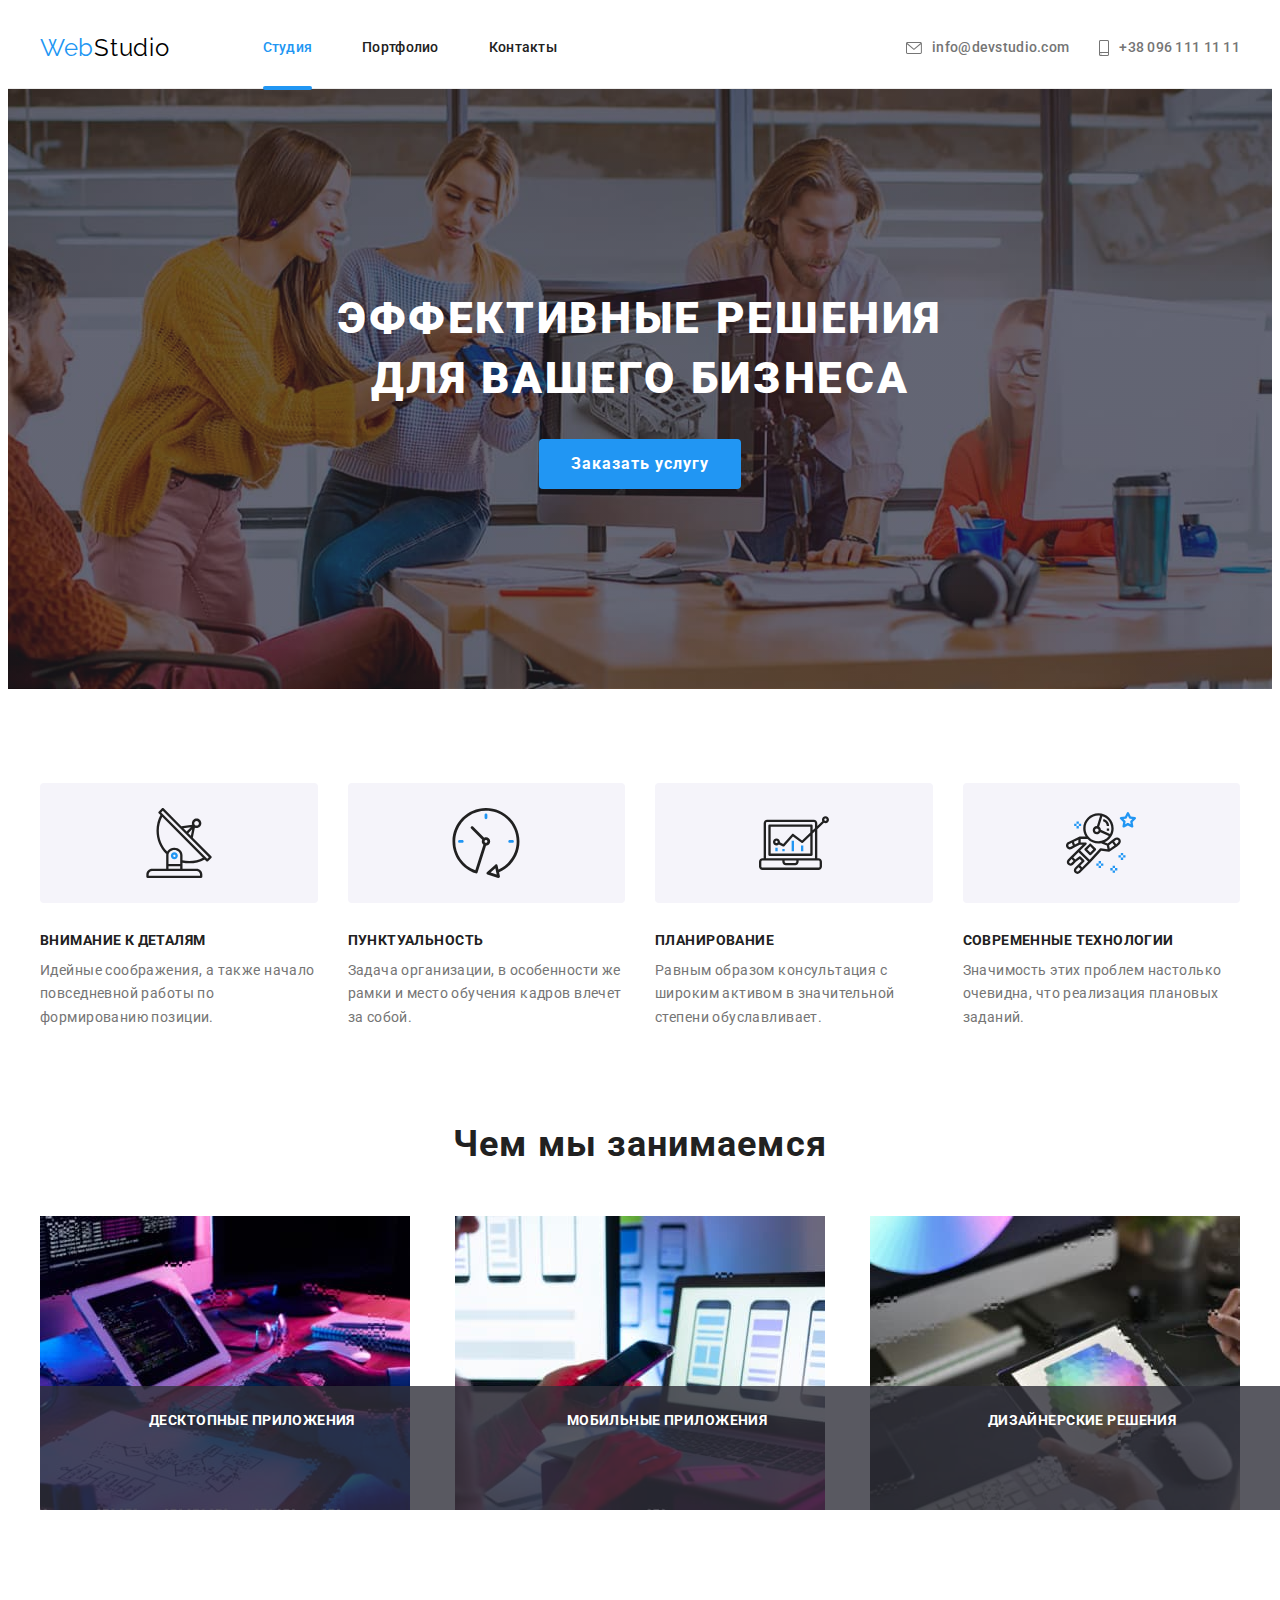
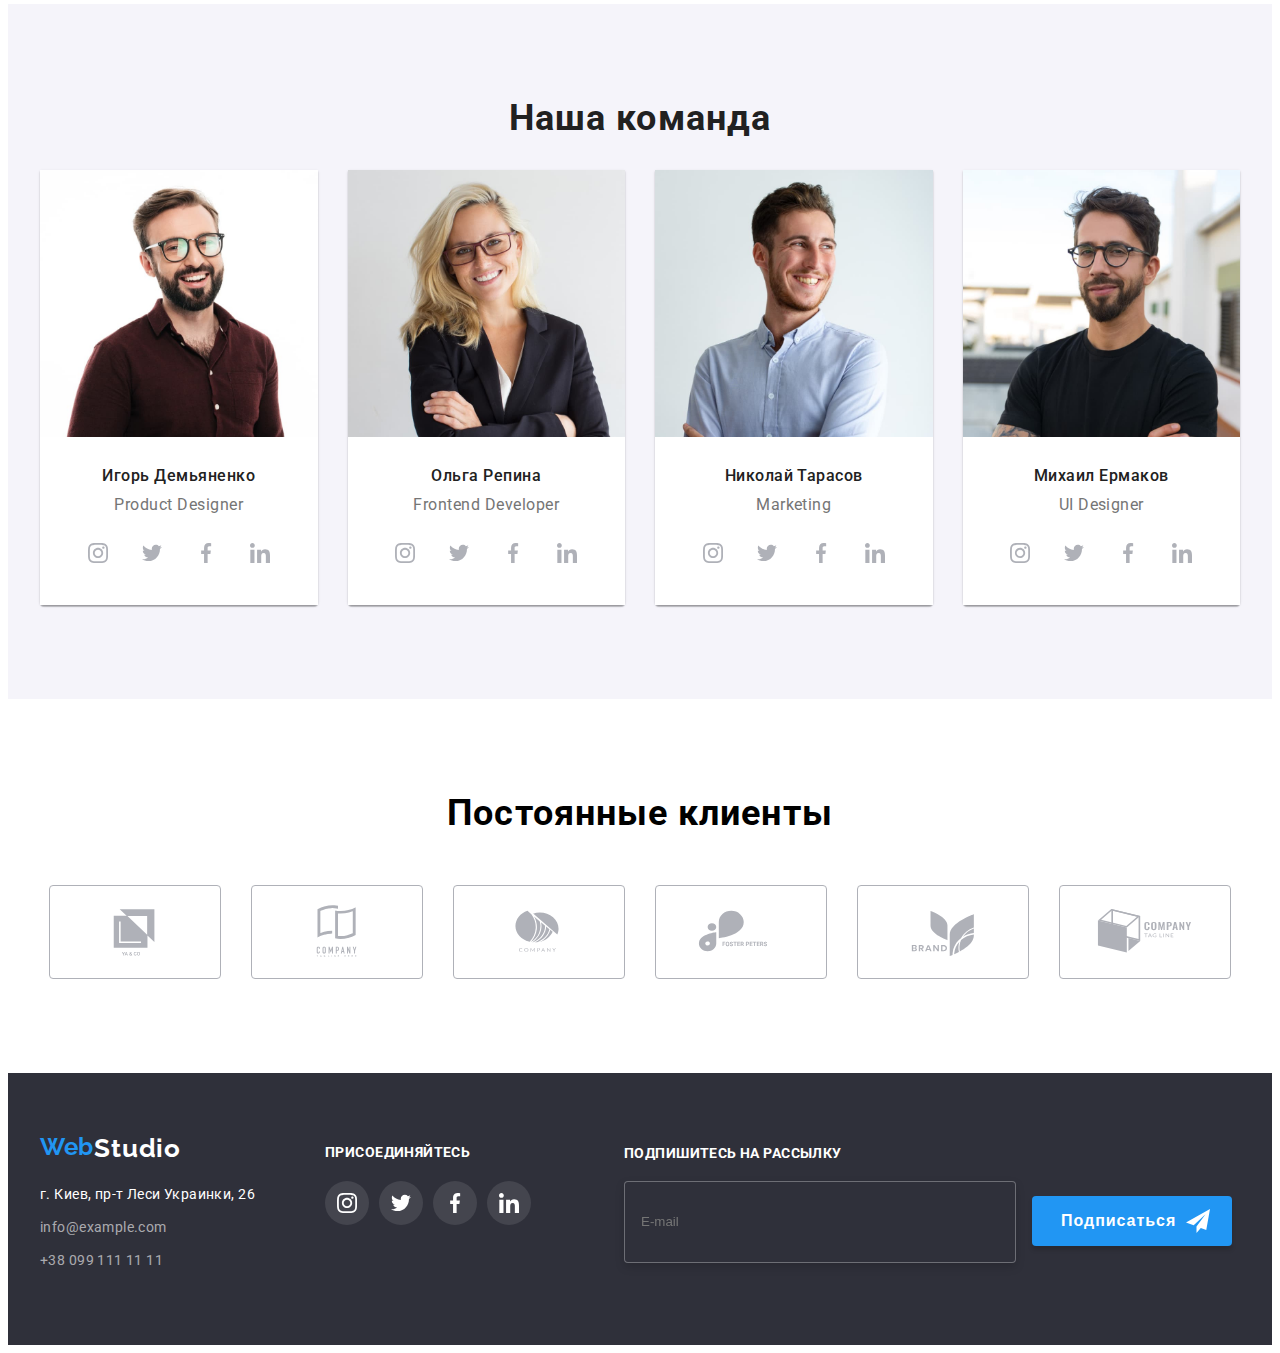
<file: index.html>
<!DOCTYPE html>
<html lang="ru">
  <head>
    <meta charset="UTF-8" />
    <meta http-equiv="X-UA-Compatible" content="IE=edge" />
    <meta name="viewport" content="width=device-width, initial-scale=1.0" />
    <link
      href="https://fonts.googleapis.com/css2?family=Raleway:wght@700&family=Roboto:wght@400;500;700;900&display=swap"
      rel="stylesheet"
    />
    <link
      rel="stylesheet"
      href="https://cdnjs.cloudflare.com/ajax/libs/modern-normalize/1.1.0/modern-normalize.min.css"
      integrity="sha512-wpPYUAdjBVSE4KJnH1VR1HeZfpl1ub8YT/NKx4PuQ5NmX2tKuGu6U/JRp5y+Y8XG2tV+wKQpNHVUX03MfMFn9Q=="
      crossorigin="anonymous"
      referrerpolicy="no-referrer"
    />

    <!-- <link rel="stylesheet" href="css/styles.css" /> -->
    <link rel="stylesheet" href="css/main.min.css" />
    <title>WebStudio</title>
  </head>

  <body>
    <header class="header">
      <div class="container">
        <div class="navig">
          <nav class="nav">
            <a class="logo" href="./index.html"
              ><span class="accent-logo">Web</span>Studio</a
            >
            <ul class="navig-list">
              <li class="navig-list__nav-li">
                <a class="navig-list__nav-link active" href="./index.html"
                  >Студия</a
                >
              </li>
              <li class="navig-list__nav-li">
                <a class="navig-list__nav-link" href="./portfolio.html"
                  >Портфолио</a
                >
              </li>
              <li class="navig-list__nav-li">
                <a class="navig-list__nav-link" href="#adrs">Контакты</a>
              </li>
            </ul>
          </nav>
          <div class="header-contact">
            <a class="navig-list__header-link" href="mailto:info@devstudio.com">
              <svg class="mail" width="16px" height="12px">
                <use href="./img/symbol-defs.svg#mail"></use>
              </svg>
              info@devstudio.com</a
            >
            <a class="navig-list__header-link" href="tel:+380961111111">
              <svg class="phone" width="10px" height="16px">
                <use href="./img/symbol-defs.svg#phone"></use>
              </svg>
              +38 096 111 11 11</a
            >
          </div>
          <button type="button" class="menu-btn-open" data-menu-open>
            <svg class="menu-icon-open" width="40" height="40">
              <use href="./img/symbol-defs.svg#menu-open"></use>
            </svg>
          </button>
          <div class="mob-menu is-hidden" data-menu>
            <div class="container">
              <button type="button" class="menu-btn-close" data-menu-close>
                <svg class="menu-icon-close" width="40" height="40">
                  <use href="./img/symbol-defs.svg#menu-close"></use>
                </svg>
              </button>
              <nav class="mob-menu-nav">
                <ul class="mob-menu-navig-list">
                  <li class="mob-menu-nav-li">
                    <a class="mob-menu-nav-link curr" href="./index.html">Студия</a>
                  </li>
                  <li class="mob-menu-nav-li">
                    <a class="mob-menu-nav-link" href="./portfolio.html"
                      >Портфолио</a
                    >
                  </li>
                  <li class="mob-menu-nav-li">
                    <a class="mob-menu-nav-link" href="#adrs">Контакты</a>
                  </li>
                </ul>
              </nav>
              <div class="for-down">
                <div class="mob-soc">
                  <a class="mob-menu-header-link-number" href="tel:+380961111111">
                    <!-- <svg class="phone" width="10px" height="16px">
                  <use href="./img/symbol-defs.svg#phone"></use>
                </svg> -->
                    +38 096 111 11 11</a
                  >
                  <a
                    class="mob-menu-header-link"
                    href="mailto:info@devstudio.com"
                  >
                    <!-- <svg class="mail" width="16px" height="12px">
                  <use href="./img/symbol-defs.svg#mail"></use>
                </svg> -->
                    info@devstudio.com</a
                  >
                </div>
                <ul class="mob-soc-list">
                  <li class="mob-soc-item">
                    <a class="mob-soc-link" href="#">Instagram</a>
                  </li>
                  <li class="mob-soc-item">
                    <a class="mob-soc-link" href="#">Twitter</a>
                  </li>
                  <li class="mob-soc-item">
                    <a class="mob-soc-link" href="#">Facebook</a>
                  </li>
                  <li class="mob-soc-item">
                    <a class="mob-soc-link lkd" href="#">LinkedIn</a>
                  </li>
                </ul>
              </div>
            </div>
          </div>
        </div>
      </div>
    </header>
    <main class="main">
      <section class="hero section">
        <div class="container">
          <h1 class="hero__text">Эффективные решения для вашего бизнеса</h1>
          <button class="hero__button" type="button" data-modal-open>
            Заказать услугу
          </button>
        </div>
      </section>
      <section class="peculiarities section">
        <div class="container">
          <div class="pec-content">
            <h2 class="visually-hidden">
              Особенности нашей компании(заголовок не виден)
            </h2>
            <ul class="peculiarities__list">
              <li class="peculiarities__item">
                <div class="peculiarities__pic">
                  <svg class="antenna" width="70px" height="70px">
                    <use href="./img/symbol-defs.svg#antenna"></use>
                  </svg>
                </div>
                <h3 class="peculiarities__subtitle">Внимание к деталям</h3>
                <p class="peculiarities__text">
                  Идейные соображения, а также начало повседневной работы по
                  формированию позиции.
                </p>
              </li>
              <li class="peculiarities__item">
                <div class="peculiarities__pic">
                  <svg class="clock" width="70px" height="70px">
                    <use href="./img/symbol-defs.svg#clock"></use>
                  </svg>
                </div>
                <h3 class="peculiarities__subtitle">Пунктуальность</h3>
                <p class="peculiarities__text">
                  Задача организации, в особенности же рамки и место обучения
                  кадров влечет за собой.
                </p>
              </li>
              <li class="peculiarities__item">
                <div class="peculiarities__pic">
                  <svg class="diagram" width="70px" height="70px">
                    <use href="./img/symbol-defs.svg#diagram"></use>
                  </svg>
                </div>
                <h3 class="peculiarities__subtitle">Планирование</h3>
                <p class="peculiarities__text">
                  Равным образом консультация с широким активом в значительной
                  степени обуславливает.
                </p>
              </li>
              <li class="peculiarities__item">
                <div class="peculiarities__pic">
                  <svg class="astronaut" width="70px" height="70px">
                    <use href="./img/symbol-defs.svg#astronaut"></use>
                  </svg>
                </div>
                <h3 class="peculiarities__subtitle">Современные технологии</h3>
                <p class="peculiarities__text">
                  Значимость этих проблем настолько очевидна, что реализация
                  плановых заданий.
                </p>
              </li>
            </ul>
          </div>
        </div>
      </section>
      <section class="box section">
        <div class="container">
          <h2 class="box__title">Чем мы занимаемся</h2>
          <ul class="box__list">
            <li class="box__item">
              <img
                src="./img/box1.jpg"
                alt="разрабатотка програмного обеспечения"
                width="370"
              />
              <p class="box__message">Десктопные приложения</p>
            </li>
            <li class="box__item">
              <img src="./img/box2.jpg" alt="оптимизация" width="370" />
              <p class="box__message">Мобильные приложения</p>
            </li>
            <li class="box__item">
              <img src="./img/box3.jpg" alt="выбор дизайна" width="370" />
              <p class="box__message">Дизайнерские решения</p>
            </li>
          </ul>
        </div>
      </section>
      <section class="section-team section">
        <div class="container">
          <h2 class="team-title">Наша команда</h2>
          <ul class="team-list">
            <li class="card">
              <picture>
                <source 
                srcset="./img/employe1.jpg 1x, ./img/employe1-2x.jpg 2x"
                media="(min-width: 1200px)"
                >
                <source 
                srcset="./img/employe1-tab-1x.jpg 1x, ./img/employe1-tab-2x.jpg 2x"
                media="(min-width: 768px)"
                >
                <source 
                srcset="./img/employe1-mob-1x.jpg 1x, ./img/employe1-mob-2x.jpg 2x"
                media="(max-width: 767px)"
                >
                <img
                class="employe-img"
                width="270"
                src="./img/employe1.jpg"
                alt="фото сотрудника"
              />
              </picture>
              
              <div class="team-card">
                <h3 class="team-subtitle">Игорь Демьяненко</h3>
                <p class="team-text" lang="en">Product Designer</p>
                <ul class="team-card-list">
                  <li class="team-c-li">
                    <a class="team-c-link" href="">
                      <svg class="soc">
                        <use href="./img/symbol-defs.svg#instagram"></use>
                      </svg>
                    </a>
                  </li>
                  <li class="team-c-li">
                    <a class="team-c-link" href="">
                      <svg class="soc">
                        <use href="./img/symbol-defs.svg#twitter"></use>
                      </svg>
                    </a>
                  </li>
                  <li class="team-c-li">
                    <a class="team-c-link" href="">
                      <svg class="soc">
                        <use href="./img/symbol-defs.svg#facebook"></use>
                      </svg>
                    </a>
                  </li>
                  <li class="team-c-li">
                    <a class="team-c-link" href="">
                      <svg class="soc">
                        <use href="./img/symbol-defs.svg#linkedin"></use>
                      </svg>
                    </a>
                  </li>
                </ul>
              </div>
            </li>
            <li class="card">
              <picture>
                <source 
                srcset="./img/employe2.jpg 1x, ./img/employe2-2x.jpg 2x"
                media="(min-width: 1200px)"
                >
                <source 
                srcset="./img/employe2-tab-1x.jpg 1x, ./img/employe2-tab-2x.jpg 2x"
                media="(min-width: 768px)"
                >
                <source 
                srcset="./img/employe2-mob-1x.jpg 1x, ./img/employe2-mob-2x.jpg 2x"
                media="(max-width: 767px)"
                >
                <img
                class="employe-img"
                width="270"
                src="./img/employe2.jpg"
                alt="фото сотрудника"
              />
              </picture>
              <div class="team-card">
                <h3 class="team-subtitle">Ольга Репина</h3>
                <p class="team-text" lang="en">Frontend Developer</p>
                <ul class="team-card-list">
                  <li class="team-c-li">
                    <a class="team-c-link" href="">
                      <svg class="soc">
                        <use href="./img/symbol-defs.svg#instagram"></use>
                      </svg>
                    </a>
                  </li>
                  <li class="team-c-li">
                    <a class="team-c-link" href="">
                      <svg class="soc">
                        <use href="./img/symbol-defs.svg#twitter"></use>
                      </svg>
                    </a>
                  </li>
                  <li class="team-c-li">
                    <a class="team-c-link" href="">
                      <svg class="soc">
                        <use href="./img/symbol-defs.svg#facebook"></use>
                      </svg>
                    </a>
                  </li>
                  <li class="team-c-li">
                    <a class="team-c-link" href="">
                      <svg class="soc">
                        <use href="./img/symbol-defs.svg#linkedin"></use>
                      </svg>
                    </a>
                  </li>
                </ul>
              </div>
            </li>
            <li class="card">
              <picture>
                <source 
                srcset="./img/employe3.jpg 1x, ./img/employe3-2x.jpg 2x"
                media="(min-width: 1200px)"
                >
                <source 
                srcset="./img/employe3-tab-1x.jpg 1x, ./img/employe3-tab-2x.jpg 2x"
                media="(min-width: 768px)"
                >
                <source 
                srcset="./img/employe3-mob-1x.jpg 1x, ./img/employe3-mob-2x.jpg 2x"
                media="(max-width: 767px)"
                >
                <img
                class="employe-img"
                width="270"
                src="./img/employe3.jpg"
                alt="фото сотрудника"
              />
              </picture>
              
              <div class="team-card">
                <h3 class="team-subtitle">Николай Тарасов</h3>
                <p class="team-text" lang="en">Marketing</p>
                <ul class="team-card-list">
                  <li class="team-c-li">
                    <a class="team-c-link" href="">
                      <svg class="soc">
                        <use href="./img/symbol-defs.svg#instagram"></use>
                      </svg>
                    </a>
                  </li>
                  <li class="team-c-li">
                    <a class="team-c-link" href="">
                      <svg class="soc">
                        <use href="./img/symbol-defs.svg#twitter"></use>
                      </svg>
                    </a>
                  </li>
                  <li class="team-c-li">
                    <a class="team-c-link" href="">
                      <svg class="soc">
                        <use href="./img/symbol-defs.svg#facebook"></use>
                      </svg>
                    </a>
                  </li>
                  <li class="team-c-li">
                    <a class="team-c-link" href="">
                      <svg class="soc">
                        <use href="./img/symbol-defs.svg#linkedin"></use>
                      </svg>
                    </a>
                  </li>
                </ul>
              </div>
            </li>
            <li class="card">
              <picture>
                <source 
                srcset="./img/employe4.jpg 1x, ./img/employe4-2x.jpg 2x"
                media="(min-width: 1200px)"
                >
                <source 
                srcset="./img/employe4-tab-1x.jpg 1x, ./img/employe4-tab-2x.jpg 2x"
                media="(min-width: 768px)"
                >
                <source 
                srcset="./img/employe4-mob-1x.jpg 1x, ./img/employe4-mob-2x.jpg 2x"
                media="(max-width: 767px)"
                >
                <img
                class="employe-img"
                width="270"
                src="./img/employe4.jpg"
                alt="фото сотрудника"
              />
              </picture>
              <div class="team-card">
                <h3 class="team-subtitle">Михаил Ермаков</h3>
                <p class="team-text" lang="en">UI Designer</p>
                <ul class="team-card-list">
                  <li class="team-c-li">
                    <a class="team-c-link" href="">
                      <svg class="soc">
                        <use href="./img/symbol-defs.svg#instagram"></use>
                      </svg>
                    </a>
                  </li>
                  <li class="team-c-li">
                    <a class="team-c-link" href="">
                      <svg class="soc">
                        <use href="./img/symbol-defs.svg#twitter"></use>
                      </svg>
                    </a>
                  </li>
                  <li class="team-c-li">
                    <a class="team-c-link" href="">
                      <svg class="soc">
                        <use href="./img/symbol-defs.svg#facebook"></use>
                      </svg>
                    </a>
                  </li>
                  <li class="team-c-li">
                    <a class="team-c-link" href="">
                      <svg class="soc">
                        <use href="./img/symbol-defs.svg#linkedin"></use>
                      </svg>
                    </a>
                  </li>
                </ul>
              </div>
            </li>
          </ul>
        </div>
      </section>
      <section class="clients section">
        <div class="container">
          <h2 class="clients__title">Постоянные клиенты</h2>
          <ul class="clients__list">
            <li class="cli-item">
              <a class="clients__link" href="">
                <svg class="clients" width="106px" height="60px">
                  <use href="./img/symbol-defs.svg#logo1"></use>
                </svg>
              </a>
            </li>
            <li class="cli-item">
              <a class="clients__link" href="">
                <svg class="clients" width="106px" height="60px">
                  <use href="./img/symbol-defs.svg#logo2"></use>
                </svg>
              </a>
            </li>
            <li class="cli-item">
              <a class="clients__link" href="">
                <svg class="clients" width="106px" height="60px">
                  <use href="./img/symbol-defs.svg#logo3"></use>
                </svg>
              </a>
            </li>
            <li class="cli-item">
              <a class="clients__link" href="">
                <svg class="clients" width="106px" height="60px">
                  <use href="./img/symbol-defs.svg#logo4"></use>
                </svg>
              </a>
            </li>
            <li class="cli-item">
              <a class="clients__link" href="">
                <svg class="clients" width="106px" height="60px">
                  <use href="./img/symbol-defs.svg#logo5"></use>
                </svg>
              </a>
            </li>
            <li class="cli-item">
              <a class="clients__link" href="">
                <svg class="clients" width="106px" height="60px">
                  <use href="./img/symbol-defs.svg#logo6"></use>
                </svg>
              </a>
            </li>
          </ul>
        </div>
      </section>
    </main>
    <footer class="footer">
      <div class="container ftr">
        <div class="ft-adrs">
          <a class="logo-foot" href="./index.html"
            ><span class="accent-logo">Web</span>Studio</a
          >
          <address id="adrs" class="adress">
            <p class="foot-text">г. Киев, пр-т Леси Украинки, 26</p>
            <a class="foot-link" href="mailto:info@example.com "
              >info@example.com</a
            >
            <a class="foot-link" href="tel:+380991111111">+38 099 111 11 11</a>
          </address>
        </div>

        <div class="foot-social">
          <h3 class="foot-social-tittle">Присоединяйтесь</h3>
          <ul class="foot-card-list">
            <li class="foot-c-li">
              <a class="foot-c-link" href="">
                <svg class="foot-soc">
                  <use href="./img/symbol-defs.svg#instagram"></use>
                </svg>
              </a>
            </li>
            <li class="foot-c-li">
              <a class="foot-c-link" href="">
                <svg class="foot-soc">
                  <use href="./img/symbol-defs.svg#twitter"></use>
                </svg>
              </a>
            </li>
            <li class="foot-c-li">
              <a class="foot-c-link" href="">
                <svg class="foot-soc">
                  <use href="./img/symbol-defs.svg#facebook"></use>
                </svg>
              </a>
            </li>
            <li class="foot-c-li">
              <a class="foot-c-link" href="">
                <svg class="foot-soc">
                  <use href="./img/symbol-defs.svg#linkedin"></use>
                </svg>
              </a>
            </li>
          </ul>
        </div>
        <div class="foot-form">
          <p class="foot-form-title">Подпишитесь на рассылку</p>
          <input type="email" class="foot-input" placeholder="E-mail" />
          <div class="for-send">
            <button type="submit" class="foot-sbm">
              <span class="f-sub-text">Подписаться</span>
              <svg class="icon-plane" width="24" height="24">
                <use href="./img/symbol-defs.svg#icon-send"></use>
              </svg>
            </button>
          </div>
        </div>
      </div>
    </footer>
    <div class="backdrop is-hidden" data-modal>
      <div class="modal">
        <button type="button" class="modal-close" data-modal-close>
          <svg class="mod-close" width="18" height="18">
            <use href="./img/symbol-defs.svg#close-backdr"></use>
          </svg>
        </button>
        <p class="modal-title">Оставьте свои данные, мы вам перезвоним</p>
        <form class="modal-form">
          <label for="name" class="form-label"
            ><span class="label-text">Имя</span></label
          >
          <div class="for-icon">
            <input type="text" class="form-input" name="modal-name" id="name" />
            <svg class="modal-icon" width="18" height="18">
              <use href="./img/symbol-defs.svg#person-modal"></use>
            </svg>
          </div>

          <label for="tel" class="form-label"
            ><span class="label-text">Телефон</span></label
          >
          <div class="for-icon">
            <input type="tel" class="form-input" name="modal-tel" id="tel" />
            <svg class="modal-icon" width="18" height="18">
              <use href="./img/symbol-defs.svg#phone-modal"></use>
            </svg>
          </div>

          <label for="mail" class="form-label"
            ><span class="label-text">Почта</span></label
          >
          <div class="for-icon">
            <input
              type="email"
              class="form-input"
              name="modal-email"
              id="mail"
            />
            <svg class="modal-icon" width="18" height="18">
              <use href="./img/symbol-defs.svg#email-modal"></use>
            </svg>
          </div>

          <label for="comm" class="form-label"
            ><span class="label-text">Комментарий</span></label
          >
          <textarea
            class="form-comm"
            name="modal-comments"
            rows="5"
            placeholder="Введите текст"
            id="comm"
          ></textarea>

          <div class="input-filed">
            <input
              class="mod-check visually-hidden"
              type="checkbox"
              name="comments"
              value="comments"
              id="user-policy"
              required
            />
            <label for="user-policy" class="check-text">
              <div class="check-line">
                <svg class="modal-check" width="18" height="18">
                  <use href="./img/symbol-defs.svg#icon-check"></use>
                </svg>
                <span class="chech-win">
                  Соглашаюсь с рассылкой и принимаю
                  <a href="#" class="check-link">Условия договора</a>
                </span>
              </div>
            </label>
          </div>

          <button type="submit" class="submit-btn">Отправить</button>
        </form>
      </div>
    </div>
    <script src="./js/modal.js"></script>
    <script src="./js/menu.js"></script>
  </body>
</html>
</file>
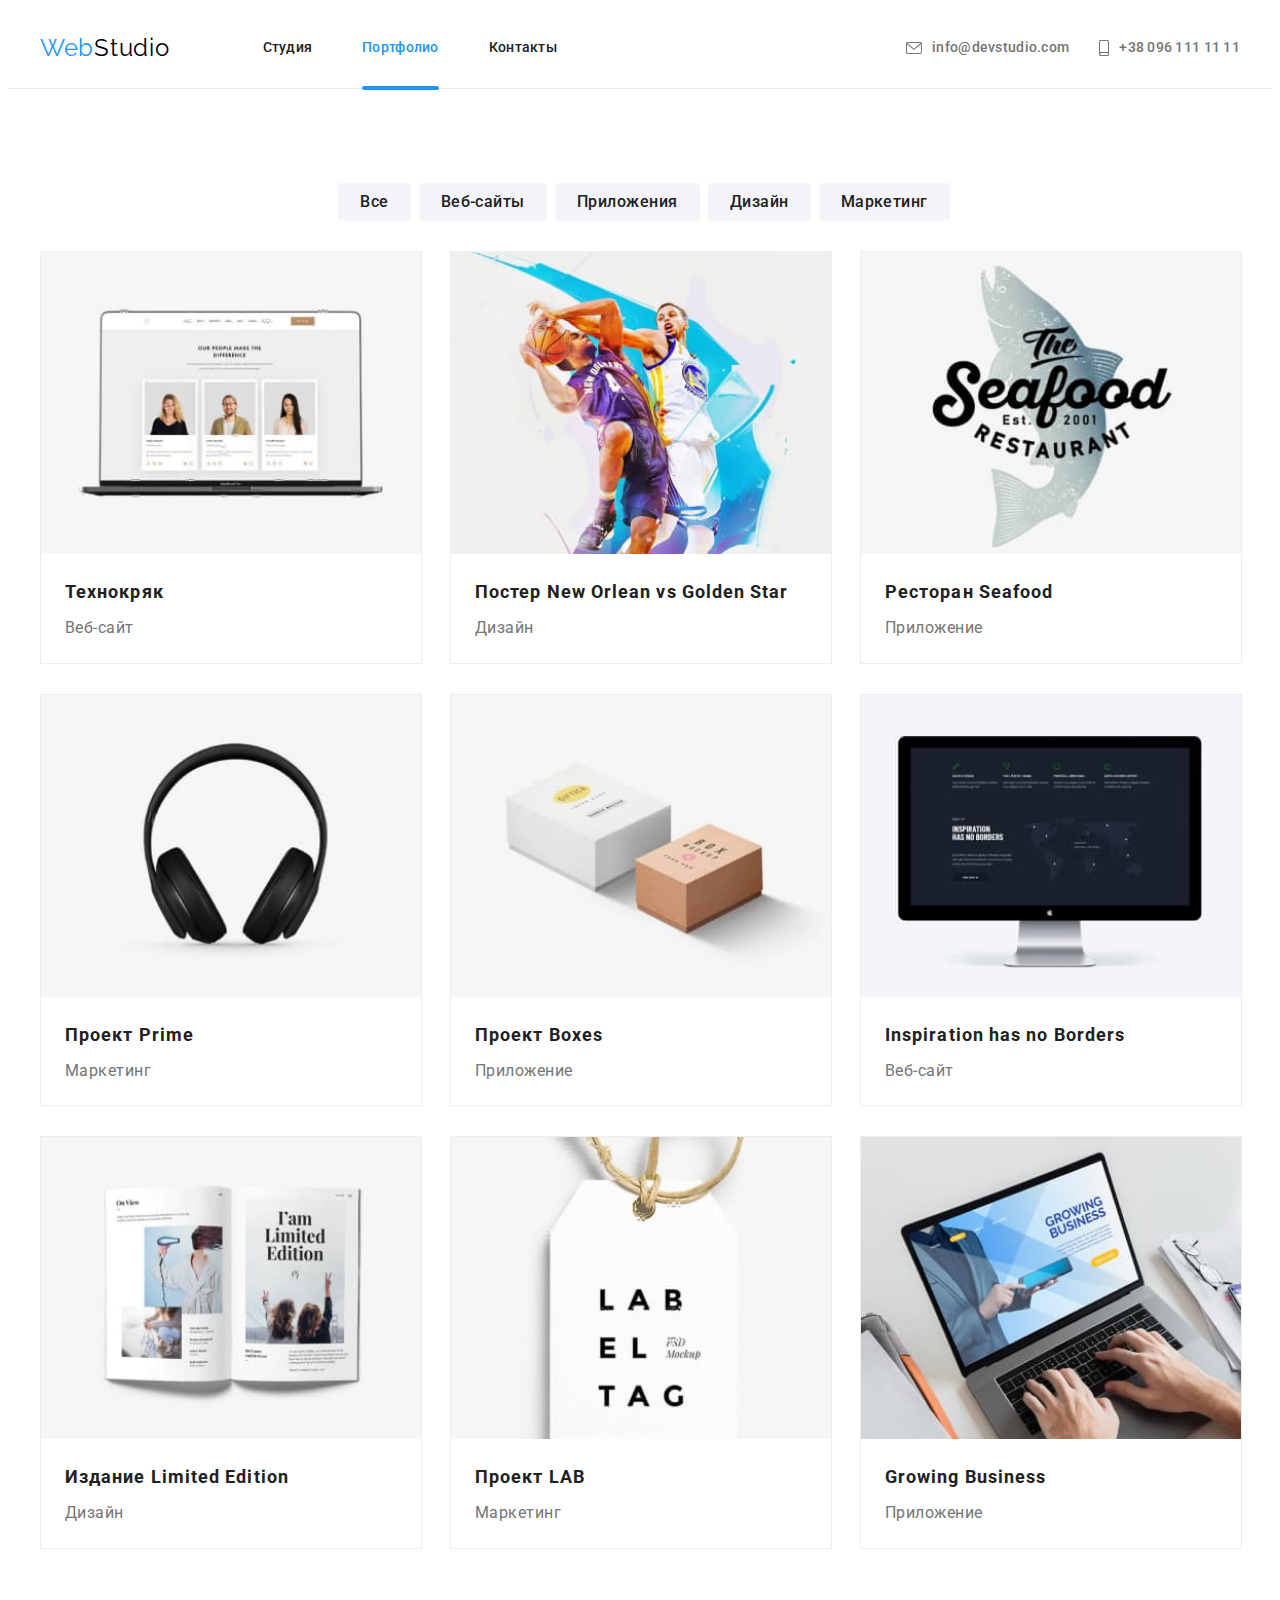
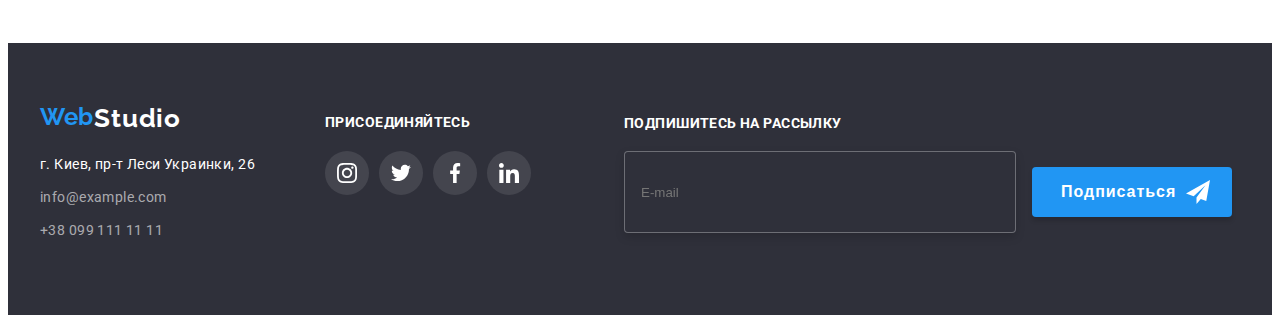
<file: portfolio.html>
<!DOCTYPE html>
<html lang="en">
  <head>
    <meta charset="UTF-8" />
    <meta http-equiv="X-UA-Compatible" content="IE=edge" />
    <meta name="viewport" content="width=device-width, initial-scale=1.0" />
    <link
      href="https://fonts.googleapis.com/css2?family=Raleway:wght@700&family=Roboto:wght@400;500;700;900&display=swap"
      rel="stylesheet"
    />
    <link
      rel="stylesheet"
      href="https://cdnjs.cloudflare.com/ajax/libs/modern-normalize/1.1.0/modern-normalize.min.css"
      integrity="sha512-wpPYUAdjBVSE4KJnH1VR1HeZfpl1ub8YT/NKx4PuQ5NmX2tKuGu6U/JRp5y+Y8XG2tV+wKQpNHVUX03MfMFn9Q=="
      crossorigin="anonymous"
      referrerpolicy="no-referrer"
    />
    <!-- <link rel="stylesheet" href="css/styles.css" /> -->
    <link rel="stylesheet" href="css/main.min.css" />
    <title>Document</title>
  </head>
  <body>
    <header class="header">
      <div class="container">
        <div class="navig">
          <nav class="nav">
            <a class="logo" href="./index.html"
              ><span class="accent-logo">Web</span>Studio</a
            >
            <ul class="navig-list">
              <li class="navig-list__nav-li">
                <a class="navig-list__nav-link " href="./index.html"
                  >Студия</a
                >
              </li>
              <li class="navig-list__nav-li">
                <a class="navig-list__nav-link active" href="./portfolio.html"
                  >Портфолио</a
                >
              </li>
              <li class="navig-list__nav-li">
                <a class="navig-list__nav-link" href="#adrs">Контакты</a>
              </li>
            </ul>
          </nav>
          <div class="header-contact">
            <a class="navig-list__header-link" href="mailto:info@devstudio.com">
              <svg class="mail" width="16px" height="12px">
                <use href="./img/symbol-defs.svg#mail"></use>
              </svg>
              info@devstudio.com</a
            >
            <a class="navig-list__header-link" href="tel:+380961111111">
              <svg class="phone" width="10px" height="16px">
                <use href="./img/symbol-defs.svg#phone"></use>
              </svg>
              +38 096 111 11 11</a
            >
          </div>
          <button type="button" class="menu-btn-open" data-menu-open>
            <svg class="menu-icon-open" width="40" height="40">
              <use href="./img/symbol-defs.svg#menu-open"></use>
            </svg>
          </button>
          <div class="mob-menu is-hidden" data-menu>
            <div class="container">
              <button type="button" class="menu-btn-close" data-menu-close>
                <svg class="menu-icon-close" width="40" height="40">
                  <use href="./img/symbol-defs.svg#menu-close"></use>
                </svg>
              </button>
              <nav class="mob-menu-nav">
                <ul class="mob-menu-navig-list">
                  <li class="mob-menu-nav-li">
                    <a class="mob-menu-nav-link " href="./index.html">Студия</a>
                  </li>
                  <li class="mob-menu-nav-li">
                    <a class="mob-menu-nav-link curr" href="./portfolio.html"
                      >Портфолио</a
                    >
                  </li>
                  <li class="mob-menu-nav-li">
                    <a class="mob-menu-nav-link" href="#adrs">Контакты</a>
                  </li>
                </ul>
              </nav>
              <div class="for-down">
                <div class="mob-soc">
                  <a class="mob-menu-header-link-number" href="tel:+380961111111">
                    <!-- <svg class="phone" width="10px" height="16px">
                  <use href="./img/symbol-defs.svg#phone"></use>
                </svg> -->
                    +38 096 111 11 11</a
                  >
                  <a
                    class="mob-menu-header-link"
                    href="mailto:info@devstudio.com"
                  >
                    <!-- <svg class="mail" width="16px" height="12px">
                  <use href="./img/symbol-defs.svg#mail"></use>
                </svg> -->
                    info@devstudio.com</a
                  >
                </div>
                <ul class="mob-soc-list">
                  <li class="mob-soc-item">
                    <a class="mob-soc-link" href="#">Instagram</a>
                  </li>
                  <li class="mob-soc-item">
                    <a class="mob-soc-link" href="#">Twitter</a>
                  </li>
                  <li class="mob-soc-item">
                    <a class="mob-soc-link" href="#">Facebook</a>
                  </li>
                  <li class="mob-soc-item">
                    <a class="mob-soc-link lkd" href="#">LinkedIn</a>
                  </li>
                </ul>
              </div>
            </div>
          </div>
        </div>
      </div>
    </header>
    <main class="main">
      <section class="portfolio section">
        <div class="container">
          <h1 class="visually-hidden">
            Примеры работ потрфолию(заголовок не виден)
          </h1>
          <ul class="port-list">
            <li class="list-btn">
              <button class="port-btn" type="button">Все</button>
            </li>
            <li class="list-btn">
              <button class="port-btn" type="button">Веб-сайты</button>
            </li>
            <li class="list-btn">
              <button class="port-btn" type="button">Приложения</button>
            </li>
            <li class="list-btn">
              <button class="port-btn" type="button">Дизайн</button>
            </li>
            <li class="list-btn">
              <button class="port-btn" type="button">Маркетинг</button>
            </li>
          </ul>
          <ul class="port-cont">
            <li class="port-card">
              <a class="port-link" href="#">
                <div class="port-action">
                  <picture>
                    <source 
                    srcset="./img/portfolio1.jpg 1x, ./img/portfolio1-2x.jpg 2x"
                    media="(min-width: 1200px)"
                    >
                    <source 
                    srcset="./img/portfolio1-tab-1x.jpg 1x, ./img/portfolio1-tab-2x.jpg 2x"
                    media="(min-width: 768px)"
                    >
                    <source 
                    srcset="./img/portfolio1-mob-1x.jpg 1x, ./img/portfolio1-mob-2x.jpg 2x"
                    media="(max-width: 767px)"
                    >
                    <img
                    class="card-img"
                    src="./img/portfolio1.jpg"
                    alt="Открытый сайт на ноутбуке"
                    width="370"
                  />
                  </picture>
                  
                  <p class="port-card-par">
                    Ресурс предлагает комплексные предложения с разным уровнем
                    функционала и сервисов. Все это позволит посетителю получить
                    исчерпывающие сведения о компании или частном лице.
                  </p>
                </div>

                <div class="prt-card">
                  <h3 class="port-title">Технокряк</h3>
                  <p class="port-text">Веб-сайт</p>
                </div>
              </a>
            </li>
            <li class="port-card">
              <a class="port-link" href="#">
                <picture>
                  <source 
                  srcset="./img/portfolio2.jpg 1x, ./img/portfolio2-2x.jpg 2x"
                  media="(min-width: 1200px)"
                  >
                  <source 
                  srcset="./img/portfolio2-tab-1x.jpg 1x, ./img/portfolio2-tab-2x.jpg 2x"
                  media="(min-width: 768px)"
                  >
                  <source 
                  srcset="./img/portfolio2-mob-1x.jpg 1x, ./img/portfolio2-mob-2x.jpg 2x"
                  media="(max-width: 767px)"
                  >
                  <img
                  src="./img/portfolio2.jpg"
                  alt="Стефф Карри блокирует Девонта Грэма"
                  width="370"
                />
                </picture>
                <div class="port-action">
                
                <p class="port-card-par">
                  Ресурс предлагает комплексные предложения с разным уровнем
                  функционала и сервисов. Все это позволит посетителю получить
                  исчерпывающие сведения о компании или частном лице.
                </p>
              </div>
                <div class="prt-card">
                  <h3 class="port-title">Постер New Orlean vs Golden Star</h3>
                  <p class="port-text">Дизайн</p>
                </div>
              </a>
            </li>
            <li class="port-card">
              <a class="port-link" href="#">
                <div class="port-action">
                  <picture>
                    <source 
                    srcset="./img/portfolio3.jpg 1x, ./img/portfolio3-2x.jpg 2x"
                    media="(min-width: 1200px)"
                    >
                    <source 
                    srcset="./img/portfolio3-tab-1x.jpg 1x, ./img/portfolio3-tab-2x.jpg 2x"
                    media="(min-width: 768px)"
                    >
                    <source 
                    srcset="./img/portfolio3-mob-1x.jpg 1x, ./img/portfolio3-mob-2x.jpg 2x"
                    media="(max-width: 767px)"
                    >
                    <img
                  src="./img/portfolio3.jpg"
                  alt="Логотип ресторана на фоне рыбы"
                  width="370"
                />
                  </picture>
                
                <p class="port-card-par">
                  Ресурс предлагает комплексные предложения с разным уровнем
                  функционала и сервисов. Все это позволит посетителю получить
                  исчерпывающие сведения о компании или частном лице.
                </p>
              </div>
                <div class="prt-card">
                  <h3 class="port-title">Ресторан Seafood</h3>
                  <p class="port-text">Приложение</p>
                </div>
              </a>
            </li>
            <li class="port-card">
              <a class="port-link" href="#">
                <div class="port-action">
                  <picture>
                    <source 
                    srcset="./img/portfolio4.jpg 1x, ./img/portfolio4-2x.jpg 2x"
                    media="(min-width: 1200px)"
                    >
                    <source 
                    srcset="./img/portfolio4-tab-1x.jpg 1x, ./img/portfolio4-tab-2x.jpg 2x"
                    media="(min-width: 768px)"
                    >
                    <source 
                    srcset="./img/portfolio4-mob-1x.jpg 1x, ./img/portfolio4-mob-2x.jpg 2x"
                    media="(max-width: 767px)"
                    >
                    <img src="./img/portfolio4.jpg" alt="Наушники" width="370" />
                  </picture>
                
                <p class="port-card-par">
                  Ресурс предлагает комплексные предложения с разным уровнем
                  функционала и сервисов. Все это позволит посетителю получить
                  исчерпывающие сведения о компании или частном лице.
                </p>
              </div>
                <div class="prt-card">
                  <h3 class="port-title">Проект Prime</h3>
                  <p class="port-text">Маркетинг</p>
                </div>
              </a>
            </li>
            <li class="port-card">
              <a class="port-link" href="#">
                <div class="port-action">
                  <picture>
                    <source 
                    srcset="./img/portfolio5.jpg 1x, ./img/portfolio5-2x.jpg 2x"
                    media="(min-width: 1200px)"
                    >
                    <source 
                    srcset="./img/portfolio5-tab-1x.jpg 1x, ./img/portfolio5-tab-2x.jpg 2x"
                    media="(min-width: 768px)"
                    >
                    <source 
                    srcset="./img/portfolio5-mob-1x.jpg 1x, ./img/portfolio5-mob-2x.jpg 2x"
                    media="(max-width: 767px)"
                    >
                    <img
                  src="./img/portfolio5.jpg"
                  alt="Бклая и серая коробка"
                  width="370"
                />
                  </picture>
                
                <p class="port-card-par">
                  Ресурс предлагает комплексные предложения с разным уровнем
                  функционала и сервисов. Все это позволит посетителю получить
                  исчерпывающие сведения о компании или частном лице.
                </p>
              </div>
                <div class="prt-card">
                  <h3 class="port-title">Проект Boxes</h3>
                  <p class="port-text">Приложение</p>
                </div>
              </a>
            </li>
            <li class="port-card">
              <a class="port-link" href="">
                <div class="port-action">
                  <picture>
                    <source 
                    srcset="./img/portfolio6.jpg 1x, ./img/portfolio6-2x.jpg 2x"
                    media="(min-width: 1200px)"
                    >
                    <source 
                    srcset="./img/portfolio6-tab-1x.jpg 1x, ./img/portfolio6-tab-2x.jpg 2x"
                    media="(min-width: 768px)"
                    >
                    <source 
                    srcset="./img/portfolio6-mob-1x.jpg 1x, ./img/portfolio6-mob-2x.jpg 2x"
                    media="(max-width: 767px)"
                    >
                    <img
                  src="./img/portfolio6.jpg"
                  alt="Монитор с изображением страницы сайта"
                  width="370"
                />
                  </picture>
                
                <p class="port-card-par">
                  Ресурс предлагает комплексные предложения с разным уровнем
                  функционала и сервисов. Все это позволит посетителю получить
                  исчерпывающие сведения о компании или частном лице.
                </p>
              </div>
                <div class="prt-card">
                  <h3 class="port-title">Inspiration has no Borders</h3>
                  <p class="port-text">Веб-сайт</p>
                </div>
              </a>
            </li>
            <li class="port-card">
              <a class="port-link" href="#">
                <div class="port-action">
                  <picture>
                    <source 
                    srcset="./img/portfolio7.jpg 1x, ./img/portfolio7-2x.jpg 2x"
                    media="(min-width: 1200px)"
                    >
                    <source 
                    srcset="./img/portfolio7-tab-1x.jpg 1x, ./img/portfolio7-tab-2x.jpg 2x"
                    media="(min-width: 768px)"
                    >
                    <source 
                    srcset="./img/portfolio7-mob-1x.jpg 1x, ./img/portfolio7-mob-2x.jpg 2x"
                    media="(max-width: 767px)"
                    >
                    <img
                  src="./img/portfolio7.jpg"
                  alt="Развернутая книга"
                  width="370"
                />
                  </picture> 
                
                <p class="port-card-par">
                  Ресурс предлагает комплексные предложения с разным уровнем
                  функционала и сервисов. Все это позволит посетителю получить
                  исчерпывающие сведения о компании или частном лице.
                </p>
              </div>
                <div class="prt-card">
                  <h3 class="port-title">Издание Limited Edition</h3>
                  <p class="port-text">Дизайн</p>
                </div>
              </a>
            </li>
            <li class="port-card">
              <a class="port-link" href="#">
                <div class="port-action">
                  <picture>
                    <source 
                    srcset="./img/portfolio8.jpg 1x, ./img/portfolio8-2x.jpg 2x"
                    media="(min-width: 1200px)"
                    >
                    <source 
                    srcset="./img/portfolio8-tab-1x.jpg 1x, ./img/portfolio8-tab-2x.jpg 2x"
                    media="(min-width: 768px)"
                    >
                    <source 
                    srcset="./img/portfolio8-mob-1x.jpg 1x, ./img/portfolio8-mob-2x.jpg 2x"
                    media="(max-width: 767px)"
                    >
                    <img
                  src="./img/portfolio8.jpg"
                  alt="Лейба с названием на веревочке"
                  width="370"
                />
                  </picture> 
                
                <p class="port-card-par">
                  Ресурс предлагает комплексные предложения с разным уровнем
                  функционала и сервисов. Все это позволит посетителю получить
                  исчерпывающие сведения о компании или частном лице.
                </p>
              </div>
                <div class="prt-card">
                  <h3 class="port-title">Проект LAB</h3>
                  <p class="port-text">Маркетинг</p>
                </div>
              </a>
            </li>
            <li class="port-card">
              <a class="port-link" href="#">
                <div class="port-action">
                  <picture>
                    <source 
                    srcset="./img/portfolio9.jpg 1x, ./img/portfolio9-2x.jpg 2x"
                    media="(min-width: 1200px)"
                    >
                    <source 
                    srcset="./img/portfolio9-tab-1x.jpg 1x, ./img/portfolio9-tab-2x.jpg 2x"
                    media="(min-width: 768px)"
                    >
                    <source 
                    srcset="./img/portfolio9-mob-1x.jpg 1x, ./img/portfolio9-mob-2x.jpg 2x"
                    media="(max-width: 767px)"
                    >
                    <img
                  src="./img/portfolio9.jpg"
                  alt="Ноутбук с изображением страницы сайта"
                  width="370"
                />
                  </picture> 
                
                <p class="port-card-par">
                  Ресурс предлагает комплексные предложения с разным уровнем
                  функционала и сервисов. Все это позволит посетителю получить
                  исчерпывающие сведения о компании или частном лице.
                </p>
              </div>
                <div class="prt-card">
                  <h3 class="port-title">Growing Business</h3>
                  <p class="port-text">Приложение</p>
                </div>
              </a>
            </li>
          </ul>
        </div>
      </section>
    </main>
    <footer class="footer">
      <div class="container ftr">
        <div class="ft-adrs">
          <a class="logo-foot" href="./index.html"
            ><span class="accent-logo">Web</span>Studio</a
          >
          <address id="adrs" class="adress">
            <p class="foot-text">г. Киев, пр-т Леси Украинки, 26</p>
            <a class="foot-link" href="mailto:info@example.com "
              >info@example.com</a
            >
            <a class="foot-link" href="tel:+380991111111">+38 099 111 11 11</a>
          </address>
        </div>

        <div class="foot-social">
          <h3 class="foot-social-tittle">Присоединяйтесь</h3>
          <ul class="foot-card-list">
            <li class="foot-c-li">
              <a class="foot-c-link" href="">
                <svg class="foot-soc">
                  <use href="./img/symbol-defs.svg#instagram"></use>
                </svg>
              </a>
            </li>
            <li class="foot-c-li">
              <a class="foot-c-link" href="">
                <svg class="foot-soc">
                  <use href="./img/symbol-defs.svg#twitter"></use>
                </svg>
              </a>
            </li>
            <li class="foot-c-li">
              <a class="foot-c-link" href="">
                <svg class="foot-soc">
                  <use href="./img/symbol-defs.svg#facebook"></use>
                </svg>
              </a>
            </li>
            <li class="foot-c-li">
              <a class="foot-c-link" href="">
                <svg class="foot-soc">
                  <use href="./img/symbol-defs.svg#linkedin"></use>
                </svg>
              </a>
            </li>
          </ul>
        </div>
        <div class="foot-form">
          <p class="foot-form-title">Подпишитесь на рассылку</p>
          <input type="email" class="foot-input" placeholder="E-mail" />
          <div class="for-send">
            <button type="submit" class="foot-sbm">
              <span class="f-sub-text">Подписаться</span>
              <svg class="icon-plane" width="24" height="24">
                <use href="./img/symbol-defs.svg#icon-send"></use>
              </svg>
            </button>
           
          </div>
        </div>
      </div>
    </footer>
    <script src="./js/menu.js"></script>
  </body>
</html>
</file>
<file: css/main.min.css>
:root{--main-white-color: #ffffff;--logo-col-one: #000000;--accent: #2196f3;--solution-bg: #2f303a;--primary-text: #212121;--secondary-text: #757575;--btn-port-col: #f5f4fa;--team-bg-color: #f5f4fa}p,h1,h2,h3,h4,h5,h6{margin:0}ul{padding-left:0;margin:0}body{font-family:Roboto,sans-serif}ul{list-style:none}img{display:block;width:100%}.visually-hidden{position:absolute;white-space:nowrap;width:1px;height:1px;overflow:hidden;border:0;padding:0;clip:rect(0 0 0 0);-webkit-clip-path:inset(50%);clip-path:inset(50%);margin:-1px}.container{width:100%;padding:0 15px;margin:0 auto}@media screen and (min-width: 480px){.container{width:480px}}@media screen and (min-width: 768px){.container{width:768px}}@media screen and (min-width: 1200px){.container{width:1200px}}.section{padding-top:60px;padding-bottom:60px}@media screen and (min-width: 1200px){.section{padding-top:94px;padding-bottom:94px}}.backdrop{position:fixed;top:0;left:0;height:100%;width:100%;padding:95px 15px;overflow-y:scroll;background:rgba(0,0,0,.2);-webkit-transition:opacity 500ms cubic-bezier(0.4, 0, 0.2, 1),visibility 500ms cubic-bezier(0.4, 0, 0.2, 1),scale 250ms cubic-bezier(0.4, 0, 0.2, 1),rotate 250ms cubic-bezier(0.4, 0, 0.2, 1);transition:opacity 500ms cubic-bezier(0.4, 0, 0.2, 1),visibility 500ms cubic-bezier(0.4, 0, 0.2, 1),scale 250ms cubic-bezier(0.4, 0, 0.2, 1),rotate 250ms cubic-bezier(0.4, 0, 0.2, 1)}.modal{position:relative;top:50%;left:50%;-webkit-transform:translate(-50%, -30%);transform:translate(-50%, -30%);width:100%;min-height:100vh;background-color:#fff;-webkit-box-shadow:0px 1px 3px rgba(0,0,0,.12),0px 1px 1px rgba(0,0,0,.14),0px 2px 1px rgba(0,0,0,.2);box-shadow:0px 1px 3px rgba(0,0,0,.12),0px 1px 1px rgba(0,0,0,.14),0px 2px 1px rgba(0,0,0,.2);border-radius:4px;-webkit-transition:-webkit-transform 950ms cubic-bezier(0.4, 0, 0.2, 1);transition:-webkit-transform 950ms cubic-bezier(0.4, 0, 0.2, 1);transition:transform 950ms cubic-bezier(0.4, 0, 0.2, 1);transition:transform 950ms cubic-bezier(0.4, 0, 0.2, 1), -webkit-transform 950ms cubic-bezier(0.4, 0, 0.2, 1);padding:40px}@media screen and (min-width: 480px){.modal{position:absolute;-webkit-transform:translate(-50%, -30%);transform:translate(-50%, -30%);width:450px}}@media screen and (min-width: 1200px){.modal{width:528px;height:581px}}.is-hidden{opacity:0;visibility:hidden;pointer-events:none}.modal-close{position:absolute;top:8px;right:8px;border-radius:50%;width:30px;height:30px;cursor:pointer;border:1px solid rgba(0,0,0,.1);background-color:var(--main-white-color);-webkit-transition:background-color 250ms cubic-bezier(0.4, 0, 0.2, 1);transition:background-color 250ms cubic-bezier(0.4, 0, 0.2, 1)}.modal-close:hover .mod-close{fill:var(--accent)}.mod-close{position:absolute;top:50%;left:50%;-webkit-transform:translate(-50%, -50%);transform:translate(-50%, -50%);fill:currentColor;-webkit-transition:fill 250ms cubic-bezier(0.4, 0, 0.2, 1);transition:fill 250ms cubic-bezier(0.4, 0, 0.2, 1)}.backdrop.is-hidden .modal{-webkit-transform:translate(-50%, -50%) scale(0.5) rotate(360deg);transform:translate(-50%, -50%) scale(0.5) rotate(360deg)}.modal-title{font-weight:700;font-size:20px;line-height:1.15;text-align:center;letter-spacing:.03em;color:#212121;margin-bottom:12px}.label-text{font-weight:400;font-size:12px;line-height:1.16;letter-spacing:.01em;color:#757575}.form-input{width:100%;height:40px;border:1px solid rgba(33,33,33,.2);border-radius:4px;margin-bottom:10px;margin-top:4px;padding:11px 12px;padding-left:42px;-webkit-transition:border 250ms cubic-bezier(0.4, 0, 0.2, 1),outline-color 250ms cubic-bezier(0.4, 0, 0.2, 1);transition:border 250ms cubic-bezier(0.4, 0, 0.2, 1),outline-color 250ms cubic-bezier(0.4, 0, 0.2, 1)}.form-input:hover,.form-input:focus{outline-color:var(--accent);border:1px solid var(--accent)}.form-input:focus+.modal-icon,.form-input:hover+.modal-icon{fill:var(--accent)}.modal-icon{-webkit-transition:fill 250ms cubic-bezier(0.4, 0, 0.2, 1);transition:fill 250ms cubic-bezier(0.4, 0, 0.2, 1)}.modal-icon:hover{fill:var(--accent)}.form-comm{width:100%;resize:none;padding:12px 16px;border:1px solid rgba(33,33,33,.2);border-radius:4px;margin-top:4px;-webkit-transition:outline-color 250ms cubic-bezier(0.4, 0, 0.2, 1);transition:outline-color 250ms cubic-bezier(0.4, 0, 0.2, 1)}.form-comm:hover,.form-comm:focus{outline-color:var(--accent);border:1px solid var(--accent)}.form-comm::-webkit-input-placeholder{font-weight:400;font-size:14px;line-height:1.33;letter-spacing:.01em;color:rgba(117,117,117,.5)}.form-comm::-moz-placeholder{font-weight:400;font-size:14px;line-height:1.33;letter-spacing:.01em;color:rgba(117,117,117,.5)}.form-comm:-ms-input-placeholder{font-weight:400;font-size:14px;line-height:1.33;letter-spacing:.01em;color:rgba(117,117,117,.5)}.form-comm::-ms-input-placeholder{font-weight:400;font-size:14px;line-height:1.33;letter-spacing:.01em;color:rgba(117,117,117,.5)}.form-comm::placeholder{font-weight:400;font-size:14px;line-height:1.33;letter-spacing:.01em;color:rgba(117,117,117,.5)}.input-filed{margin-top:20px}.modal-check{width:16px;height:15px;border:2px solid #212121;border-radius:3px;fill:rgba(0,0,0,0);text-align:center;margin-right:7px;-webkit-transition:background-color 250ms cubic-bezier(0.4, 0, 0.2, 1),fill 250ms cubic-bezier(0.4, 0, 0.2, 1),border-color 250ms cubic-bezier(0.4, 0, 0.2, 1);transition:background-color 250ms cubic-bezier(0.4, 0, 0.2, 1),fill 250ms cubic-bezier(0.4, 0, 0.2, 1),border-color 250ms cubic-bezier(0.4, 0, 0.2, 1)}.chech-win{-webkit-box-align:center;-ms-flex-align:center;align-items:center;padding-top:1px}.check-link{font-weight:400;font-size:12px;line-height:1.16;letter-spacing:.03em;-webkit-text-decoration-line:underline;text-decoration-line:underline;color:#2196f3}@media screen and (min-width: 1200px){.check-link{font-size:14px;line-height:1.71}}.mod-check:checked+.check-text .modal-check{background-color:var(--accent);border-color:var(--accent);fill:#fff}.mod-check:focus+.check-text .modal-check{border-color:var(--accent)}.check-text{font-weight:400;font-size:12px;line-height:1.16;letter-spacing:.03em;color:#757575;width:425px;-webkit-box-pack:justify;-ms-flex-pack:justify;justify-content:space-between}@media screen and (min-width: 1200px){.check-text{font-size:14px;line-height:1.71}}.for-icon{position:relative}.modal-icon{position:absolute;top:15px;left:12px}.submit-btn{min-width:200px;max-width:100%;height:50px;font-weight:700;font-size:16px;color:#fff;line-height:30px;-webkit-box-align:center;-ms-flex-align:center;align-items:center;text-align:center;letter-spacing:.06em;background:#2196f3;-webkit-box-shadow:0px 4px 4px rgba(0,0,0,.15);box-shadow:0px 4px 4px rgba(0,0,0,.15);border-radius:4px;border:#2196f3;margin-top:30px;display:-webkit-box;display:-ms-flexbox;display:flex;-webkit-box-pack:center;-ms-flex-pack:center;justify-content:center;margin-right:auto;margin-left:auto;cursor:pointer;transition:background-color 250ms cubic-bezier(0.4, 0, 0.2, 1),box-shadow 250ms cubic-bezier(0.4, 0, 0.2, 1),-webkit-box-shadow 250ms cubic-bezier(0.4, 0, 0.2, 1)}.submit-btn:hover,.submit-btn:focus{background-color:#188ce8}.check-line{display:-webkit-box;display:-ms-flexbox;display:flex;-webkit-box-align:center;-ms-flex-align:center;align-items:center}.menu-btn-open{margin-left:auto;width:40px;height:40px;background-color:#fff;border:none}.menu-btn-open:focus,.menu-btn-open:hover{fill:#2196f3}@media screen and (min-width: 768px){.menu-btn-open{display:none}}.menu-btn-close{position:absolute;top:10px;right:15px;width:40px;height:40px;background-color:#fff;border:none}.menu-btn-close:focus,.menu-btn-close:hover{fill:#2196f3}.mob-menu{position:fixed;background-color:#fff;z-index:1;top:0;left:0;width:100vw;height:100vh;padding:48px 40px;overflow-y:scroll}.mob-menu>.container{height:100%;display:-webkit-box;display:-ms-flexbox;display:flex;-webkit-box-orient:vertical;-webkit-box-direction:normal;-ms-flex-direction:column;flex-direction:column;-webkit-box-pack:justify;-ms-flex-pack:justify;justify-content:space-between}@media screen and (min-width: 768px){.mob-menu{display:none}}.mob-menu .is-hidden{-webkit-transform:translateX(100%);transform:translateX(100%);-webkit-transition:-webkit-transform 250ms linear;transition:-webkit-transform 250ms linear;transition:transform 250ms linear;transition:transform 250ms linear, -webkit-transform 250ms linear}.mob-menu-navig-list{margin-bottom:auto}.mob-menu-nav-li{margin-bottom:32px}.mob-menu-nav-li:last-child{margin-bottom:0}.mob-menu-nav-link{font-weight:500;font-size:40px;line-height:1.17;letter-spacing:.02em;color:#212121;text-decoration:none}.mob-menu-nav-link:hover{color:var(--accent)}.curr{color:#2196f3}.mob-menu-header-link{display:block;text-decoration:none;width:100%;font-weight:500;font-size:24px;line-height:1.16;letter-spacing:.02em;color:#757575}.mob-menu-header-link-number{display:block;text-decoration:none;margin-bottom:32px;width:100%;font-weight:500;font-size:34px;line-height:1.17;letter-spacing:.02em;color:#2196f3}.mob-soc-list{display:-webkit-box;display:-ms-flexbox;display:flex}.mob-soc{margin-bottom:64px}.mob-soc-item:not(:last-child){margin-right:10px}.mob-soc-link{display:-webkit-box;display:-ms-flexbox;display:flex;text-decoration:none;color:var(--accent)}.mob-soc-link:last-child::after{content:"";display:block;width:1px;margin-left:10px;background-color:rgba(33,33,33,.2)}.lkd:last-child::after{display:none}.no-scroll{overflow:hidden}.header{position:relative;background-color:var(--main-white-color);border-bottom:1px solid #ececec;display:-webkit-box;display:-ms-flexbox;display:flex;-webkit-box-align:center;-ms-flex-align:center;align-items:center}@media screen and (min-width: 768px){.header{height:80px}}@media screen and (min-width: 1200px){.header{height:80px;display:-webkit-box;display:-ms-flexbox;display:flex;-webkit-box-align:center;-ms-flex-align:center;align-items:center}}.logo,.accent-logo{color:var(--logo-col-one);font-family:"Raleway";font-size:24px;line-height:1.16;letter-spacing:.03em;text-decoration:none}.logo{margin-right:93px}.accent-logo{color:var(--accent)}.navig-list{display:none}@media screen and (min-width: 768px){.navig-list{display:-webkit-box;display:-ms-flexbox;display:flex}}.navig-list__nav-li{margin-right:50px}.navig-list__nav-li:last-child{margin-right:0}.navig-list__nav-link{position:relative;color:var(--primary-text);font-weight:500;font-size:14px;line-height:1.14;letter-spacing:.02em;text-decoration:none;display:block;padding:10px 0;-webkit-transition:color 250ms cubic-bezier(0.4, 0, 0.2, 1);transition:color 250ms cubic-bezier(0.4, 0, 0.2, 1)}.navig-list__nav-link:hover,.navig-list__nav-link:focus{color:var(--accent)}.active{color:var(--accent)}.active::after{display:inline-block;position:absolute;content:"";bottom:-13px;left:0;width:100%;height:4px;background:var(--accent);border-radius:2px;text-align:center}@media screen and (min-width: 768px){.active::after{bottom:-24px}}@media screen and (min-width: 1200px){.active::after{bottom:-24px}}.nav{display:-webkit-box;display:-ms-flexbox;display:flex;-webkit-box-align:center;-ms-flex-align:center;align-items:center;height:60px}.navig{display:-webkit-box;display:-ms-flexbox;display:flex;-webkit-box-align:center;-ms-flex-align:center;align-items:center}.navig-list__header-link{display:none}@media screen and (min-width: 768px){.navig-list__header-link{display:-webkit-box;display:-ms-flexbox;display:flex;color:var(--secondary-text);-webkit-box-align:center;-ms-flex-align:center;align-items:center;font-weight:500;font-size:14px;line-height:1.14;letter-spacing:.02em;text-decoration:none;margin-left:auto;-webkit-transition:color 250ms cubic-bezier(0.4, 0, 0.2, 1);transition:color 250ms cubic-bezier(0.4, 0, 0.2, 1)}.navig-list__header-link:last-child{margin-top:10px}}@media screen and (min-width: 768px)and (min-width: 1200px){.navig-list__header-link:last-child{margin-top:0;margin-left:30px}}@media screen and (min-width: 768px){.navig-list__header-link:hover,.navig-list__header-link:focus{color:var(--accent)}}.mail,.phone{fill:currentColor;margin-right:10px}.header-contact{margin-left:auto}@media screen and (min-width: 1200px){.header-contact{display:-webkit-box;display:-ms-flexbox;display:flex}}.hero{border-color:var(--solution-bg);background-image:-webkit-gradient(linear, left top, left bottom, from(rgba(47, 48, 58, 0.4)), to(rgba(47, 48, 58, 0.4))),url(../img/hero-img-mob.jpg);background-image:linear-gradient(rgba(47, 48, 58, 0.4), rgba(47, 48, 58, 0.4)),url(../img/hero-img-mob.jpg);background-size:cover;background-position:center;background-repeat:no-repeat;max-width:1600px;max-height:600px;margin-right:auto;margin-left:auto;padding-top:118px;padding-bottom:118px;padding-left:auto;padding-right:auto}@media(min-device-pixel-ratio: 2),(-webkit-min-device-pixel-ratio: 2),(min-resolution: 192dpi),(min-resolution: 2dppx){.hero{background-image:-webkit-gradient(linear, left top, left bottom, from(rgba(47, 48, 58, 0.4)), to(rgba(47, 48, 58, 0.4))),url(../img/hero-img-mob-2x.jpg);background-image:linear-gradient(rgba(47, 48, 58, 0.4), rgba(47, 48, 58, 0.4)),url(../img/hero-img-mob-2x.jpg)}}@media screen and (min-width: 768px){.hero{background-image:-webkit-gradient(linear, left top, left bottom, from(rgba(47, 48, 58, 0.4)), to(rgba(47, 48, 58, 0.4))),url(../img/hero-img-tab.jpg);background-image:linear-gradient(rgba(47, 48, 58, 0.4), rgba(47, 48, 58, 0.4)),url(../img/hero-img-tab.jpg)}}@media(min-device-pixel-ratio: 2),(-webkit-min-device-pixel-ratio: 2),(min-resolution: 192dpi),(min-resolution: 2dppx){.hero{background-image:-webkit-gradient(linear, left top, left bottom, from(rgba(47, 48, 58, 0.4)), to(rgba(47, 48, 58, 0.4))),url(../img/hero-img-tab-2x.jpg);background-image:linear-gradient(rgba(47, 48, 58, 0.4), rgba(47, 48, 58, 0.4)),url(../img/hero-img-tab-2x.jpg)}}@media screen and (min-width: 1200px){.hero{padding-top:200px;padding-bottom:200px;background-image:-webkit-gradient(linear, left top, left bottom, from(rgba(47, 48, 58, 0.4)), to(rgba(47, 48, 58, 0.4))),url(../img/hero-img.jpg);background-image:linear-gradient(rgba(47, 48, 58, 0.4), rgba(47, 48, 58, 0.4)),url(../img/hero-img.jpg)}}@media(min-device-pixel-ratio: 2),(-webkit-min-device-pixel-ratio: 2),(min-resolution: 192dpi),(min-resolution: 2dppx){.hero{background-image:-webkit-gradient(linear, left top, left bottom, from(rgba(47, 48, 58, 0.4)), to(rgba(47, 48, 58, 0.4))),url(../img/hero-img-2x.jpg);background-image:linear-gradient(rgba(47, 48, 58, 0.4), rgba(47, 48, 58, 0.4)),url(../img/hero-img-2x.jpg)}}.hero__text{color:var(--main-white-color);font-weight:900;font-size:25px;line-height:1.61;text-align:center;text-transform:uppercase;margin-top:0;margin-bottom:30px;max-width:350px;margin-left:auto;margin-right:auto;letter-spacing:.06em}@media screen and (min-width: 768px){.hero__text{width:360px}}@media screen and (min-width: 1200px){.hero__text{min-width:696px;font-size:44px;line-height:1.36}}.hero__button{background-color:var(--accent);color:var(--main-white-color);border:none;cursor:pointer;font-family:Roboto;border-radius:4px;font-weight:700;font-size:16px;line-height:1.87;letter-spacing:.06em;display:block;margin:0 auto;padding:10px 32px;transition:background-color 250ms cubic-bezier(0.4, 0, 0.2, 1),box-shadow 250ms cubic-bezier(0.4, 0, 0.2, 1),-webkit-box-shadow 250ms cubic-bezier(0.4, 0, 0.2, 1)}.hero__button:hover{background-color:#188ce8}.peculiarities{padding:60px 0}@media screen and (min-width: 1200px){.peculiarities{padding:94px 0}}.peculiarities__subtitle{color:var(--primary-text);font-weight:700;font-size:14px;line-height:1.14;letter-spacing:.03em;text-transform:uppercase;margin-bottom:10px;text-align:center}.peculiarities__subtitle:last-child{margin-right:0px}@media screen and (min-width: 768px){.peculiarities__subtitle{text-align:left}}.peculiarities__list{display:-webkit-box;display:-ms-flexbox;display:flex;-webkit-box-orient:vertical;-webkit-box-direction:normal;-ms-flex-direction:column;flex-direction:column;gap:30px}@media screen and (min-width: 768px){.peculiarities__list{display:grid;row-gap:30px;grid-template-columns:1fr 1fr}}@media screen and (min-width: 1200px){.peculiarities__list{grid-template-columns:1fr 1fr 1fr 1fr}}.peculiarities__pic{width:100%;height:120px;background-color:#f5f4fa;margin-bottom:30px;border-radius:4px;display:-webkit-box;display:-ms-flexbox;display:flex;-webkit-box-pack:center;-ms-flex-pack:center;justify-content:center;-webkit-box-align:center;-ms-flex-align:center;align-items:center}.peculiarities__text{color:var(--secondary-text);font-size:14px;line-height:1.71;letter-spacing:.03em;width:100%;height:50px}@media screen and (min-width: 768px){.peculiarities__text{height:-webkit-fit-content;height:-moz-fit-content;height:fit-content}}@media screen and (min-width: 1200px){.peculiarities__text{height:-webkit-fit-content;height:-moz-fit-content;height:fit-content}}.peculiarities__item{width:100%}.box{display:none}@media screen and (min-width: 1200px){.box{display:block;padding-bottom:94px;padding-top:0}}.box__title{color:var(--primary-text);font-size:36px;line-height:1.16;text-align:center;letter-spacing:.03em;margin-bottom:50px}.box__list{display:-webkit-box;display:-ms-flexbox;display:flex;-webkit-box-pack:justify;-ms-flex-pack:justify;justify-content:space-between;margin:0}.box__item{position:relative}.box__message{position:absolute;bottom:0;left:0;font-size:14px;line-height:1.14;font-weight:700;text-align:center;letter-spacing:.03em;text-transform:uppercase;padding:27px;width:370px;height:70px;background:rgba(47,48,58,.8);color:var(--main-white-color)}.card{-webkit-box-shadow:0px 1px 3px rgba(0,0,0,.12),0px 1px 1px rgba(0,0,0,.14),0px 2px 1px rgba(0,0,0,.2);box-shadow:0px 1px 3px rgba(0,0,0,.12),0px 1px 1px rgba(0,0,0,.14),0px 2px 1px rgba(0,0,0,.2);border-radius:0px 0px 4px 4px}.team-list{display:-webkit-box;display:-ms-flexbox;display:flex;-webkit-box-pack:center;-ms-flex-pack:center;justify-content:center;-ms-flex-wrap:wrap;flex-wrap:wrap;gap:30px}@media screen and (min-width: 768px){.team-list{display:grid;row-gap:30px;grid-template-columns:1fr 1fr}}@media screen and (min-width: 1200px){.team-list{grid-template-columns:1fr 1fr 1fr 1fr}}.team-subtitle{color:var(--primary-text);font-weight:500;font-size:16px;line-height:1.18;letter-spacing:.03em;margin-bottom:10px;text-align:center}.team-text{color:var(--secondary-text);font-size:16px;line-height:1.18;letter-spacing:.03em;text-align:center;margin-bottom:16px}.team-card{padding-top:30px;padding-bottom:30px;background-color:var(--main-white-color)}.section-team{background-color:var(--btn-port-col);padding-top:60px;padding-bottom:60px}@media screen and (min-width: 1200px){.section-team{padding-top:94px;padding-bottom:94px}}.team-title{color:var(--primary-text);font-size:28px;line-height:1.17;text-align:center;letter-spacing:.03em;margin-bottom:30px}@media screen and (min-width: 1200px){.team-title{font-size:36px;line-height:1.16}}.team-card-list{display:-webkit-box;display:-ms-flexbox;display:flex;-webkit-box-pack:center;-ms-flex-pack:center;justify-content:center;gap:10px}.team-c-link{width:44px;height:44px;border-radius:50%;background:#fff;display:-webkit-box;display:-ms-flexbox;display:flex;-webkit-box-pack:center;-ms-flex-pack:center;justify-content:center;-webkit-box-align:center;-ms-flex-align:center;align-items:center;color:#afb1b8;-webkit-transition:color 250ms cubic-bezier(0.4, 0, 0.2, 1),background-color 250ms cubic-bezier(0.4, 0, 0.2, 1);transition:color 250ms cubic-bezier(0.4, 0, 0.2, 1),background-color 250ms cubic-bezier(0.4, 0, 0.2, 1)}.team-c-link:hover,.team-c-link:focus{background-color:var(--accent);color:#fff}.soc{width:20px;height:20px;fill:currentColor;display:-webkit-box;display:-ms-flexbox;display:flex;-webkit-box-pack:center;-ms-flex-pack:center;justify-content:center}.clients{display:-webkit-box;display:-ms-flexbox;display:flex;-webkit-box-pack:center;-ms-flex-pack:center;justify-content:center;fill:currentColor}.clients__title{font-size:28px;line-height:1.17;text-align:center;letter-spacing:.03em;margin-bottom:50px}@media screen and (min-width: 1200px){.clients__title{font-size:36px;line-height:1.16}}.clients__list{display:-webkit-box;display:-ms-flexbox;display:flex;-webkit-box-pack:center;-ms-flex-pack:center;justify-content:center;-ms-flex-wrap:wrap;flex-wrap:wrap;gap:30px}.clients__link{width:100%;height:92px;background-color:#fff;border:1px solid #afb1b8;border-radius:4px;display:-webkit-box;display:-ms-flexbox;display:flex;-webkit-box-pack:center;-ms-flex-pack:center;justify-content:center;-webkit-box-align:center;-ms-flex-align:center;align-items:center;color:#afb1b8;-webkit-transition:color 250ms cubic-bezier(0.4, 0, 0.2, 1),border 250ms cubic-bezier(0.4, 0, 0.2, 1);transition:color 250ms cubic-bezier(0.4, 0, 0.2, 1),border 250ms cubic-bezier(0.4, 0, 0.2, 1)}.clients__link:hover,.clients__link:focus{color:#2196f3;border:1px solid #2196f3;outline-color:#2196f3}@media screen and (min-width: 480px){.clients__link{width:210px}}@media screen and (min-width: 768px){.clients__link{width:226px}}@media screen and (min-width: 1200px){.clients__link{width:170px}}.footer{background-color:var(--solution-bg);padding-top:60px;padding-bottom:60px}.logo-foot{color:var(--main-white-color);font-family:"Raleway";font-weight:700;font-size:24px;line-height:1.16;letter-spacing:.03em;text-decoration:none;display:-webkit-box;display:-ms-flexbox;display:flex;-webkit-box-pack:center;-ms-flex-pack:center;justify-content:center;text-align:center}@media screen and (min-width: 1200px){.logo-foot{-webkit-box-pack:left;-ms-flex-pack:left;justify-content:left;font-size:26px}}.foot-text{color:var(--main-white-color);font-size:14px;line-height:1.71;letter-spacing:.03em;margin-bottom:9px;text-align:center}.foot-link{color:rgba(255,255,255,.6);font-size:14px;line-height:1.71;letter-spacing:.03em;text-decoration:none;display:-webkit-box;display:-ms-flexbox;display:flex;-webkit-box-orient:horizontal;-webkit-box-direction:normal;-ms-flex-direction:row;flex-direction:row;-webkit-box-pack:center;-ms-flex-pack:center;justify-content:center;width:100%;margin-bottom:9px;-webkit-transition:color 250ms cubic-bezier(0.4, 0, 0.2, 1);transition:color 250ms cubic-bezier(0.4, 0, 0.2, 1)}.foot-link:hover,.foot-link:focus{color:var(--accent)}.foot-link:last-child{margin-bottom:60px}@media screen and (min-width: 1200px){.foot-link{-webkit-box-pack:left;-ms-flex-pack:left;justify-content:left}.foot-link:last-child{margin-bottom:0}}@media screen and (min-width: 768px){.ftr{display:-webkit-box;display:-ms-flexbox;display:flex;-ms-flex-wrap:wrap;flex-wrap:wrap;-webkit-box-pack:center;-ms-flex-pack:center;justify-content:center}}@media screen and (min-width: 1200px){.ftr{-webkit-box-pack:left;-ms-flex-pack:left;justify-content:left}}.foot-input{width:100%;height:50px;border:1px solid rgba(255,255,255,.3);-webkit-filter:drop-shadow(0px 4px 4px rgba(0, 0, 0, 0.15));filter:drop-shadow(0px 4px 4px rgba(0, 0, 0, 0.15));border-radius:4px;margin-right:12px;background:#2f303a;padding:15px 16px;color:#afb1b8;margin-bottom:20px}@media screen and (min-width: 768px){.foot-input{width:450px}}@media screen and (min-width: 1200px){.foot-input{width:358px}}.foot-sbm{display:-webkit-box;display:-ms-flexbox;display:flex;width:200px;height:50px;background-color:var(--accent);-webkit-box-shadow:0px 4px 4px rgba(0,0,0,.15);box-shadow:0px 4px 4px rgba(0,0,0,.15);border-radius:4px;border:none;padding:10px 0;cursor:pointer;transition:background-color 250ms cubic-bezier(0.4, 0, 0.2, 1),box-shadow 250ms cubic-bezier(0.4, 0, 0.2, 1),-webkit-box-shadow 250ms cubic-bezier(0.4, 0, 0.2, 1)}.foot-sbm:focus,.foot-sbm:hover{background-color:#188ce8}.for-send{display:-webkit-box;display:-ms-flexbox;display:flex;-webkit-box-pack:center;-ms-flex-pack:center;justify-content:center}@media screen and (min-width: 1200px){.for-send{display:inline-block}}.icon-plane{margin-left:10px;margin-top:3px}.f-sub-text{font-weight:700;font-size:16px;line-height:1.88;display:-webkit-box;display:-ms-flexbox;display:flex;-webkit-box-align:center;-ms-flex-align:center;align-items:center;text-align:center;letter-spacing:.06em;color:#fff;padding-left:29px}.foot-form{margin-left:auto;padding-top:12px}@media screen and (min-width: 768px){.foot-form{margin-left:0}}@media screen and (min-width: 1200px){.foot-form{margin-left:93px}}.foot-form-title{font-weight:700;font-size:14px;line-height:16px;letter-spacing:.03em;text-transform:uppercase;text-align:center;color:#fff;margin-bottom:20px}@media screen and (min-width: 1200px){.foot-form-title{text-align:left}}.adress{font-style:normal;margin-top:20px}.foot-social{width:100%;height:80px;margin-bottom:60px}@media screen and (min-width: 768px){.foot-social{width:206px;margin-left:165px}}@media screen and (min-width: 1200px){.foot-social{margin-left:70px;padding-top:12px}}.foot-social-tittle{text-align:center;margin-bottom:20px;font-size:14px;line-height:1.14;letter-spacing:.03em;text-transform:uppercase;color:#fff}@media screen and (min-width: 1200px){.foot-social-tittle{text-align:left}}.foot-card-list{display:-webkit-box;display:-ms-flexbox;display:flex;-webkit-box-pack:center;-ms-flex-pack:center;justify-content:center;gap:10px}.foot-c-link{width:44px;height:44px;border-radius:50%;background:rgba(255,255,255,.1);display:-webkit-box;display:-ms-flexbox;display:flex;-webkit-box-pack:center;-ms-flex-pack:center;justify-content:center;-webkit-box-align:center;-ms-flex-align:center;align-items:center;-webkit-transition:background-color 250ms cubic-bezier(0.4, 0, 0.2, 1);transition:background-color 250ms cubic-bezier(0.4, 0, 0.2, 1)}.foot-c-link:hover,.foot-c-link:focus{background-color:var(--accent);outline-color:var(--accent)}.foot-soc{width:20px;height:20px;display:-webkit-box;display:-ms-flexbox;display:flex;-webkit-box-pack:center;-ms-flex-pack:center;justify-content:center;fill:#fff}.port-btn{background-color:var(--btn-port-col);color:var(--primary-text);font-weight:500;font-size:16px;line-height:1.62;text-align:center;letter-spacing:.03em;font-style:normal;padding:6px 22px;border:none;cursor:pointer;font-family:Roboto;border-radius:4px;margin-bottom:15px;-webkit-transition:background-color 250ms cubic-bezier(0.4, 0, 0.2, 1),color 250ms cubic-bezier(0.4, 0, 0.2, 1),-webkit-box-shadow 250ms cubic-bezier(0.4, 0, 0.2, 1);transition:background-color 250ms cubic-bezier(0.4, 0, 0.2, 1),color 250ms cubic-bezier(0.4, 0, 0.2, 1),-webkit-box-shadow 250ms cubic-bezier(0.4, 0, 0.2, 1);transition:background-color 250ms cubic-bezier(0.4, 0, 0.2, 1),color 250ms cubic-bezier(0.4, 0, 0.2, 1),box-shadow 250ms cubic-bezier(0.4, 0, 0.2, 1);transition:background-color 250ms cubic-bezier(0.4, 0, 0.2, 1),color 250ms cubic-bezier(0.4, 0, 0.2, 1),box-shadow 250ms cubic-bezier(0.4, 0, 0.2, 1),-webkit-box-shadow 250ms cubic-bezier(0.4, 0, 0.2, 1)}.port-btn:hover,.port-btn:focus{background-color:var(--accent);color:var(--main-white-color);-webkit-box-shadow:#000;box-shadow:#000;-webkit-box-shadow:0px 2px 2px 0px rgba(0,0,0,.12);box-shadow:0px 2px 2px 0px rgba(0,0,0,.12);-webkit-box-shadow:0px 1px 2px 0px rgba(0,0,0,.08);box-shadow:0px 1px 2px 0px rgba(0,0,0,.08);-webkit-box-shadow:0px 4px 4px 0px rgba(0,0,0,.25);box-shadow:0px 4px 4px 0px rgba(0,0,0,.25)}@media screen and (min-width: 768px){.port-btn{margin-bottom:0}}.card-img{overflow:hidden}.port-action{position:relative;overflow:hidden}.port-card-par{position:absolute;top:0;left:0;width:100%;height:100%;-webkit-transform:translateY(356px);transform:translateY(356px);font-weight:400;font-size:18px;line-height:1.5;letter-spacing:.03em;color:var(--main-white-color);background:rgba(33,150,243,.9);padding:63px 24px;-webkit-transition:-webkit-transform 250ms cubic-bezier(0.4, 0, 0.2, 1);transition:-webkit-transform 250ms cubic-bezier(0.4, 0, 0.2, 1);transition:transform 250ms cubic-bezier(0.4, 0, 0.2, 1);transition:transform 250ms cubic-bezier(0.4, 0, 0.2, 1), -webkit-transform 250ms cubic-bezier(0.4, 0, 0.2, 1)}.port-title{color:var(--primary-text);font-weight:700;font-size:18px;line-height:2;letter-spacing:.06em}.port-list{font-weight:500;font-size:16px;line-height:1.62;display:-webkit-box;display:-ms-flexbox;display:flex;-ms-flex-wrap:wrap;flex-wrap:wrap;-webkit-box-pack:left;-ms-flex-pack:left;justify-content:left;margin:0;margin-bottom:40px}@media screen and (min-width: 768px){.port-list{-webkit-box-pack:center;-ms-flex-pack:center;justify-content:center;margin-bottom:30px}}.list-btn{margin-left:8px}.port-cont{display:-webkit-box;display:-ms-flexbox;display:flex;-ms-flex-wrap:wrap;flex-wrap:wrap;margin:0 auto;gap:30px;width:100%}@media screen and (min-width: 768px){.port-cont{display:grid;grid-template-columns:1fr 1fr}}@media screen and (min-width: 1200px){.port-cont{grid-template-columns:1fr 1fr 1fr}}.port-link{position:relative;color:var(--primary-text);text-decoration:none;width:100%;height:404px}.port-text{color:var(--secondary-text);margin-top:4px;font-size:16px;line-height:1.8;letter-spacing:.03em}.port-card{border:1px solid #eee;min-width:100%;-webkit-transition:-webkit-box-shadow 250ms cubic-bezier(0.4, 0, 0.2, 1);transition:-webkit-box-shadow 250ms cubic-bezier(0.4, 0, 0.2, 1);transition:box-shadow 250ms cubic-bezier(0.4, 0, 0.2, 1);transition:box-shadow 250ms cubic-bezier(0.4, 0, 0.2, 1), -webkit-box-shadow 250ms cubic-bezier(0.4, 0, 0.2, 1)}.port-card:hover,.port-card:focus{-webkit-box-shadow:0px 4px 4px 0px rgba(0,0,0,.25);box-shadow:0px 4px 4px 0px rgba(0,0,0,.25)}.port-card:hover .port-card-par,.port-card:focus .port-card-par{-webkit-transform:translateY(0);transform:translateY(0)}.prt-card{padding:20px 24px}/*# sourceMappingURL=main.min.css.map */
</file>
